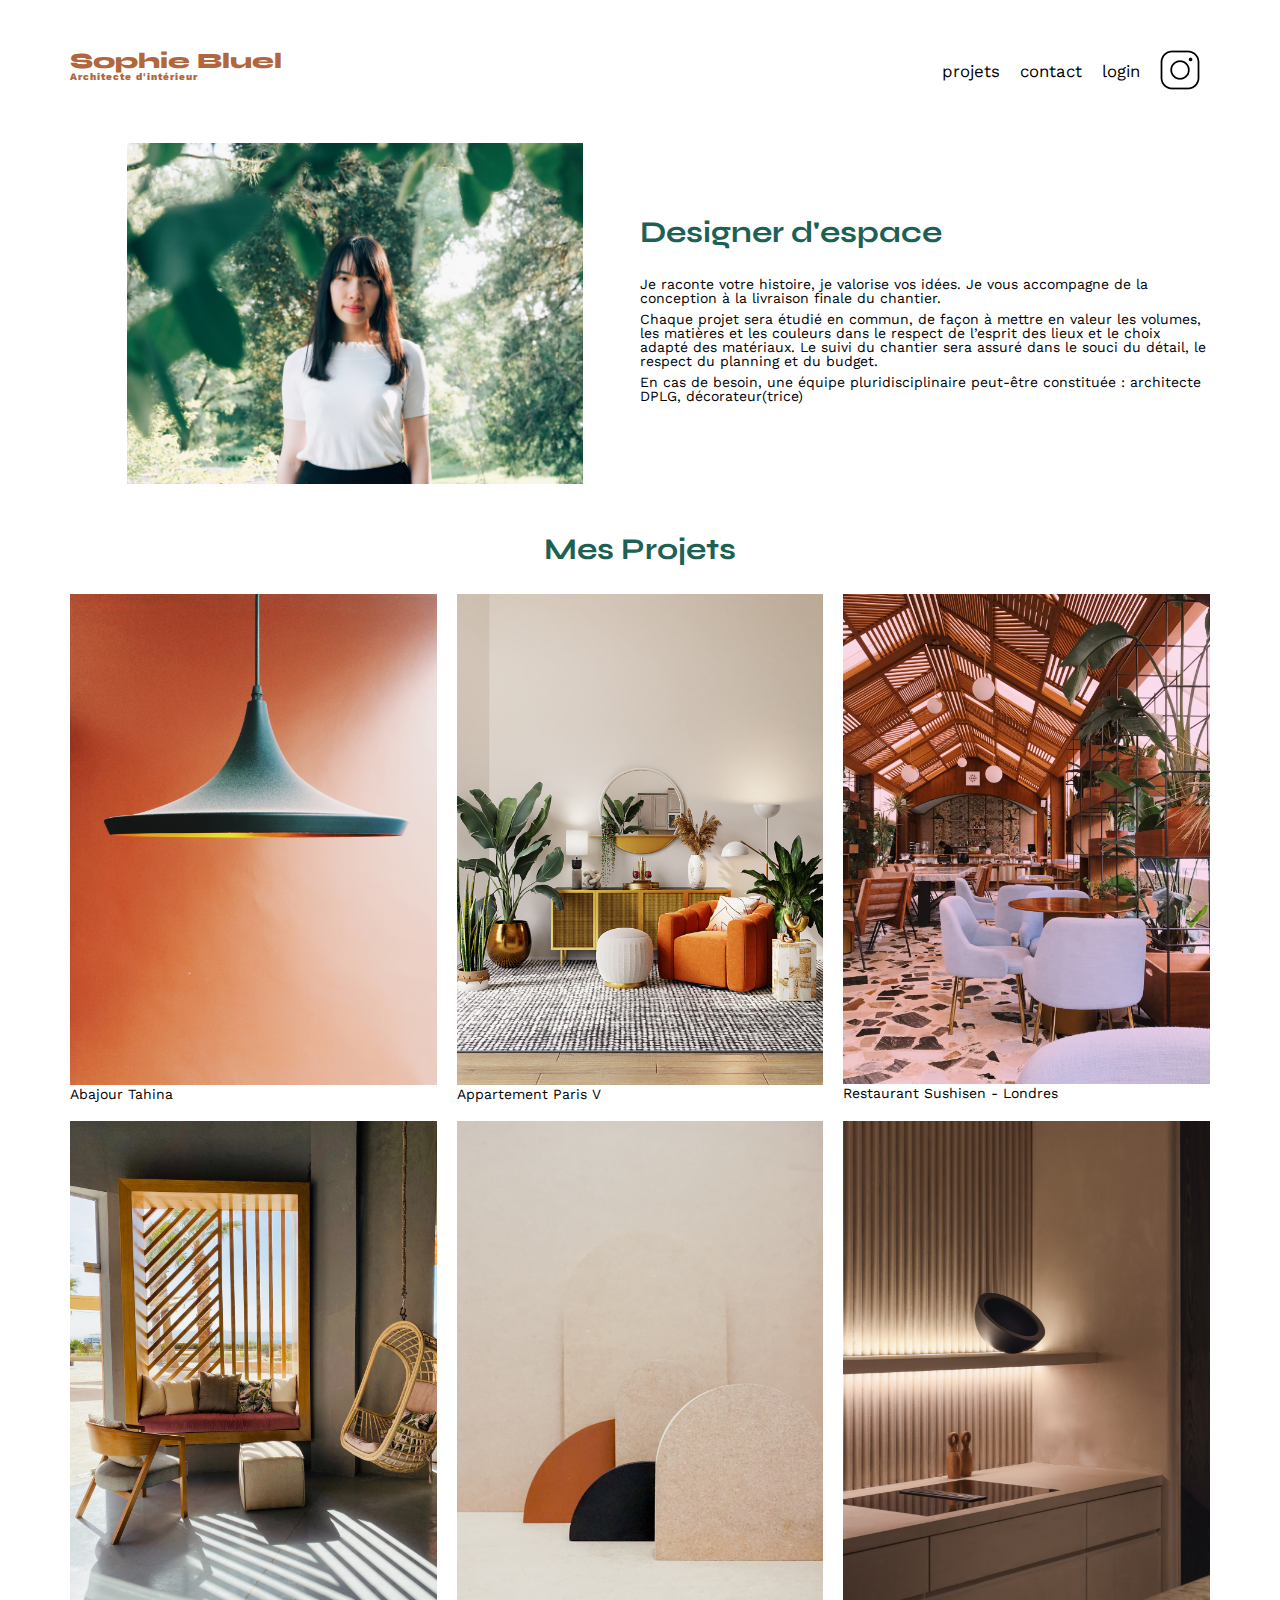
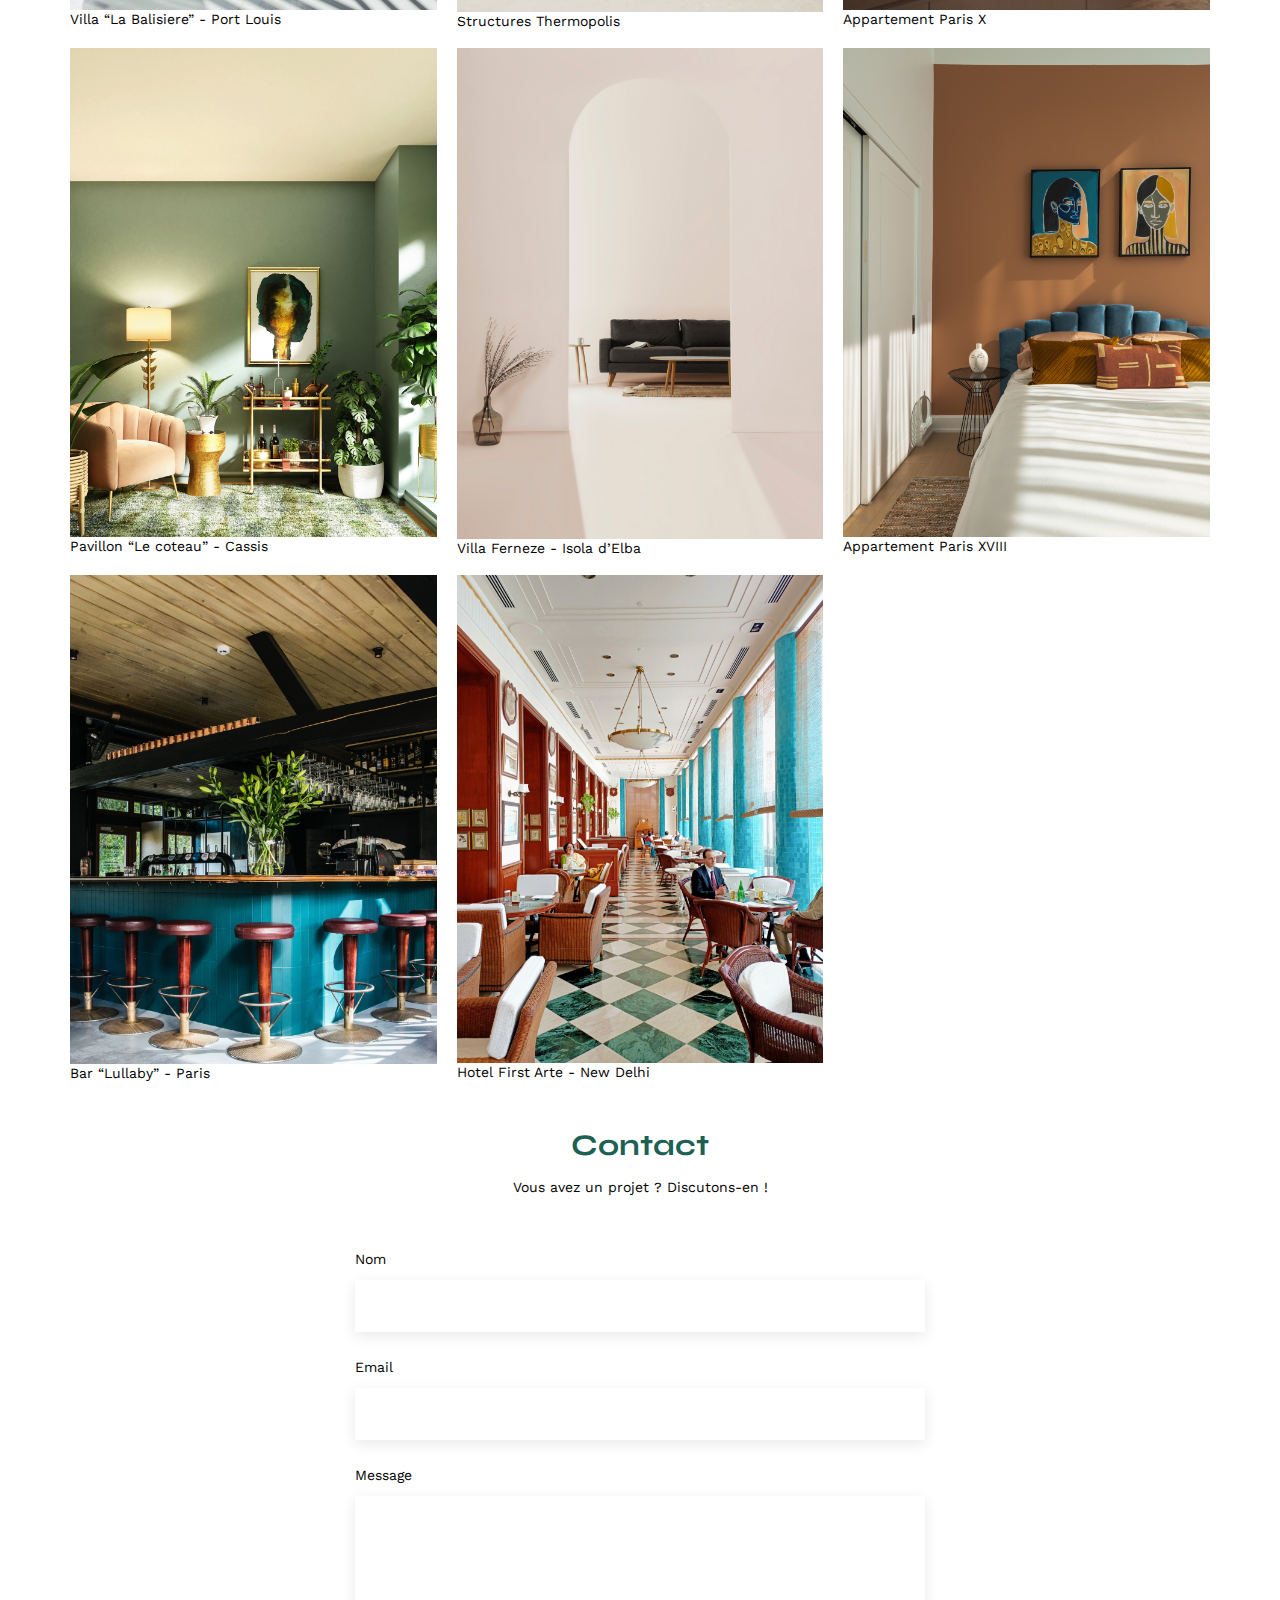
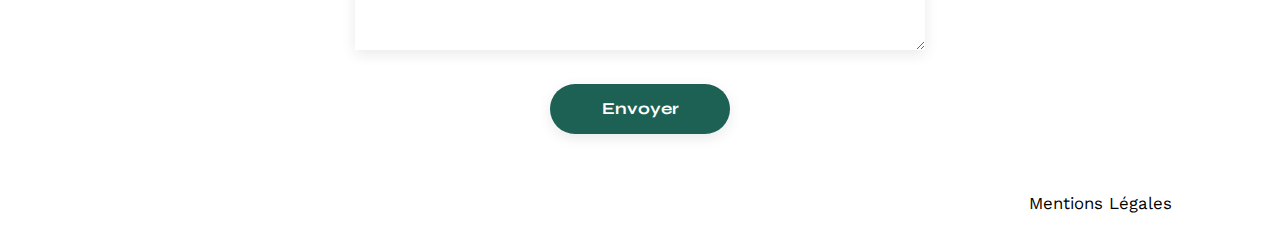
<file: FrontEnd/index.html>
<!DOCTYPE html>
<html lang="fr">
<head>
	<meta charset="UTF-8">
	<title>Sophie Bluel - Architecte d'intérieur</title>
	<meta name="viewport" content="width=device-width, initial-scale=1.0">
	<link rel="preconnect" href="https://fonts.googleapis.com">
	<link rel="preconnect" href="https://fonts.gstatic.com" crossorigin>
	<link href="https://fonts.googleapis.com/css2?family=Syne:wght@700;800&family=Work+Sans&display=swap" rel="stylesheet">
	<meta name="description" content="">
	<link rel="stylesheet" href="./assets/style.css">
</head>
<body>
<header>
	<h1>Sophie Bluel <span>Architecte d'intérieur</span></h1>
	<nav>
		<ul>
			<li>projets</li>
			<li>contact</li>
			<li>login</li>
			<li><img src="./assets/icons/instagram.png" alt="Instagram"></li>
		</ul>
	</nav>
</header>
<main>
	<section id="introduction">
		<figure>
			<img src="./assets/images/sophie-bluel.png" alt="">
		</figure>
		<article>
			<h2>Designer d'espace</h2>
			<p>Je raconte votre histoire, je valorise vos idées. Je vous accompagne de la conception à la livraison finale du chantier.</p>
			<p>Chaque projet sera étudié en commun, de façon à mettre en valeur les volumes, les matières et les couleurs dans le respect de l’esprit des lieux et le choix adapté des matériaux. Le suivi du chantier sera assuré dans le souci du détail, le respect du planning et du budget.</p>
			<p>En cas de besoin, une équipe pluridisciplinaire peut-être constituée : architecte DPLG, décorateur(trice)</p>
		</article>
	</section>
	<section id="portfolio">
		<h2>Mes Projets</h2>
		<div class="gallery">
			<figure>
				<img src="assets/images/abajour-tahina.png" alt="Abajour Tahina">
				<figcaption>Abajour Tahina</figcaption>
			</figure>
			<figure>
				<img src="assets/images/appartement-paris-v.png" alt="Appartement Paris V">
				<figcaption>Appartement Paris V</figcaption>
			</figure>
			<figure>
				<img src="assets/images/restaurant-sushisen-londres.png" alt="Restaurant Sushisen - Londres">
				<figcaption>Restaurant Sushisen - Londres</figcaption>
			</figure>
			<figure>
				<img src="assets/images/la-balisiere.png" alt="Villa “La Balisiere” - Port Louis">
				<figcaption>Villa “La Balisiere” - Port Louis</figcaption>
			</figure>
			<figure>
				<img src="assets/images/structures-thermopolis.png" alt="Structures Thermopolis">
				<figcaption>Structures Thermopolis</figcaption>
			</figure>
			<figure>
				<img src="assets/images/appartement-paris-x.png" alt="Appartement Paris X">
				<figcaption>Appartement Paris X</figcaption>
			</figure>
			<figure>
				<img src="assets/images/le-coteau-cassis.png" alt="Pavillon “Le coteau” - Cassis">
				<figcaption>Pavillon “Le coteau” - Cassis</figcaption>
			</figure>
			<figure>
				<img src="assets/images/villa-ferneze.png" alt="Villa Ferneze - Isola d’Elba">
				<figcaption>Villa Ferneze - Isola d’Elba</figcaption>
			</figure>
			<figure>
				<img src="assets/images/appartement-paris-xviii.png" alt="Appartement Paris XVIII">
				<figcaption>Appartement Paris XVIII</figcaption>
			</figure>
			<figure>
				<img src="assets/images/bar-lullaby-paris.png" alt="Bar “Lullaby” - Paris">
				<figcaption>Bar “Lullaby” - Paris</figcaption>
			</figure>
			<figure>
				<img src="assets/images/hotel-first-arte-new-delhi.png" alt="Hotel First Arte - New Delhi">
				<figcaption>Hotel First Arte - New Delhi</figcaption>
			</figure>
		</div>
	</section>
	<section id="contact">
		<h2>Contact</h2>
		<p>Vous avez un projet ? Discutons-en !</p>
		<form action="#" method="post">
			<label for="name">Nom</label>
			<input type="text" name="name" id="name">
			<label for="email">Email</label>
			<input type="email" name="email" id="email">
			<label for="message">Message</label>
			<textarea name="message" id="message" cols="30" rows="10"></textarea>
			<input type="submit" value="Envoyer">
		</form>
	</section>
</main>

<footer>
	<nav>
		<ul>
			<li>Mentions Légales</li>
		</ul>
	</nav>
</footer>
</body>
</html>
</file>
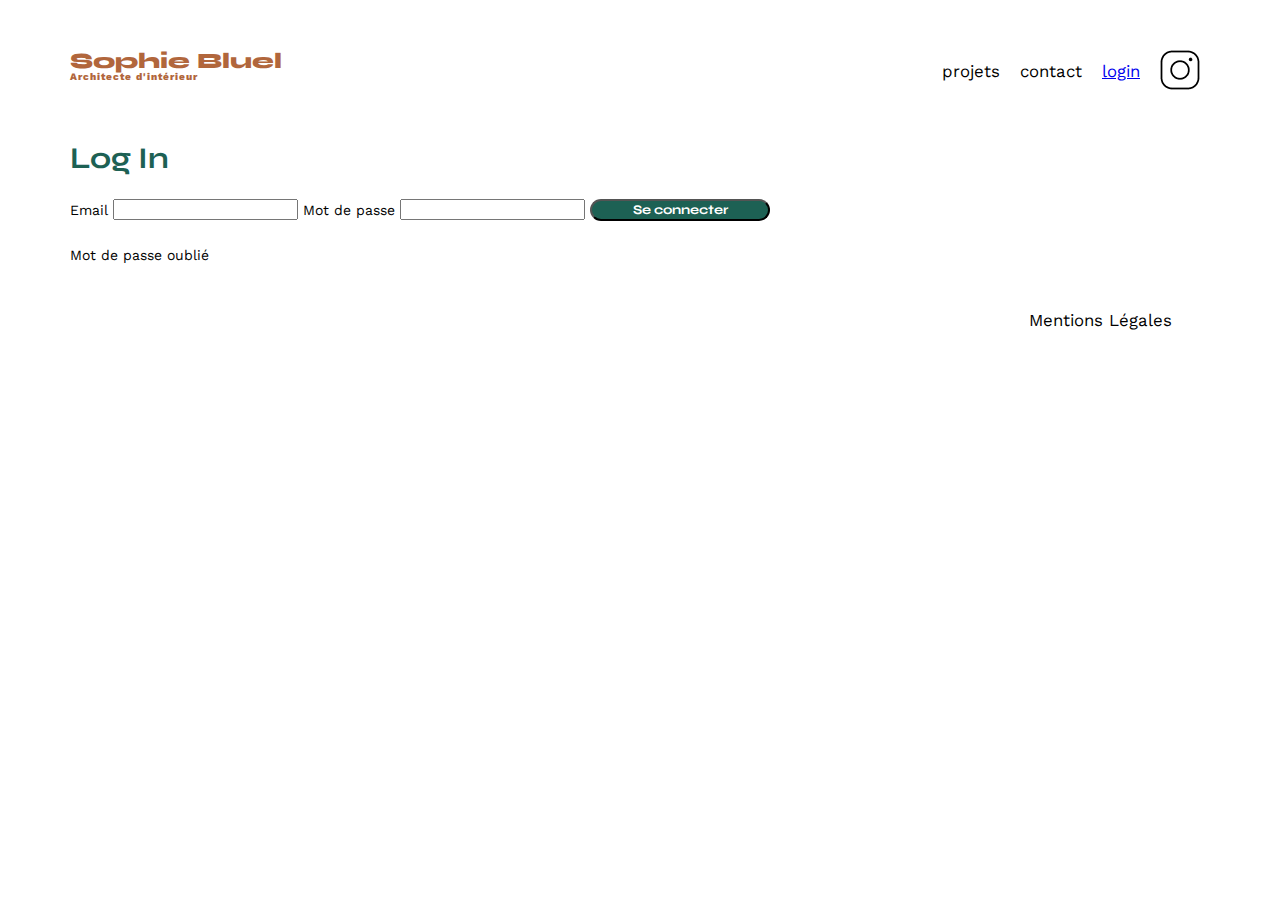
<file: FrontEnd/log.html>
<!DOCTYPE html>
<html lang="fr">

<head>
  <meta charset="UTF-8" />
  <title>Sophie Bluel - Architecte d'intérieur</title>
  <meta name="viewport" content="width=device-width, initial-scale=1.0" />
  <link rel="preconnect" href="https://fonts.googleapis.com" />
  <link rel="preconnect" href="https://fonts.gstatic.com" crossorigin />
  <link href="https://fonts.googleapis.com/css2?family=Syne:wght@700;800&family=Work+Sans&display=swap"
    rel="stylesheet" />
  <meta name="description" content="" />
  <link rel="stylesheet" href="./assets/style.css" />
</head>

<body>
  <header class="header">
    <h1>Sophie Bluel <span>Architecte d'intérieur</span></h1>
    <nav>
      <ul>
        <li>projets</li>
        <li>contact</li>
        <li><a href="./log.html">
            login
          </a></li>

        <li><img src="./assets/icons/instagram.png" alt="Instagram" /></li>
      </ul>
    </nav>
  </header>
  <main>
    <section id="login">
      <h2>Log In</h2>
      <form action="#" method="post">
        <label for="email">Email</label>
        <input type="email" name="email" id="email" />
        <label for="name">Mot de passe</label>
        <input type="password" name="password" id="password" />
        <input type="submit" value="Se connecter" />
      </form>
      <p>Mot de passe oublié</p>
    </section>
  </main>
  <footer>
    <nav>
      <ul>
        <li>Mentions Légales</li>
      </ul>
    </nav>
  </footer>
</body>

</html>
<script src="log.js"></script>
</file>
<file: FrontEnd/assets/style.css>
/* http://meyerweb.com/eric/tools/css/reset/
   v2.0 | 20110126
   License: none (public domain)
*/

html, body, div, span, applet, object, iframe,
h1, h2, h3, h4, h5, h6, p, blockquote, pre,
a, abbr, acronym, address, big, cite, code,
del, dfn, em, img, ins, kbd, q, s, samp,
small, strike, strong, sub, sup, tt, var,
b, u, i, center,
dl, dt, dd, ol, ul, li,
fieldset, form, label, legend,
table, caption, tbody, tfoot, thead, tr, th, td,
article, aside, canvas, details, embed,
figure, figcaption, footer, header, hgroup,
menu, nav, output, ruby, section, summary,
time, mark, audio, video {
	margin: 0;
	padding: 0;
	border: 0;
	font-size: 100%;
	font: inherit;
	vertical-align: baseline;
}
/* HTML5 display-role reset for older browsers */
article, aside, details, figcaption, figure,
footer, header, hgroup, menu, nav, section {
	display: block;
}
body {
	line-height: 1;
}
ol, ul {
	list-style: none;
}
blockquote, q {
	quotes: none;
}
blockquote:before, blockquote:after,
q:before, q:after {
	content: '';
	content: none;
}
table {
	border-collapse: collapse;
	border-spacing: 0;
}
/** end reset css**/
body {
	max-width: 1140px;
	margin:auto;
	font-family: 'Work Sans' ;
	font-size: 14px;
}
header {
	display: flex;
	justify-content: space-between;
	margin: 50px 0
}
section {
	margin: 50px 0
}

h1{
	display: flex;
	flex-direction: column;
	font-family: 'Syne';
	font-size: 22px;
	font-weight: 800;
	color: #B1663C
}

h1 > span {
	font-family: 'Work Sans';
	font-size:10px;
	letter-spacing: 0.1em;
;
}

h2{
	font-family: 'Syne';
	font-weight: 700;
	font-size: 30px;
	color: #1D6154
}
nav ul {
	display: flex;
	align-items: center;
	list-style-type: none;

}
nav li {
	padding: 0 10px;
	font-size: 1.2em;
}

li:hover {
	color: #B1663C;
}
#introduction {
	display: flex;
	align-items: center;
}
#introduction figure {
	flex: 1
}
#introduction img {
	display: block;
	margin: auto;
	width: 80%;
}

#introduction article {
	flex: 1
}
#introduction h2 {
	margin-bottom: 1em;
}

#introduction p {
	margin-bottom: 0.5em;
}
#portfolio h2 {
	text-align: center;
	margin-bottom: 1em;
}
.gallery {
	width: 100%;
	display: grid;
	grid-template-columns: 1fr 1fr 1fr;
	grid-column-gap: 20px;
	grid-row-gap: 20px;
}

.gallery img {
	width: 100%;

}
#contact {
	width: 50%;
margin: auto;
}
#contact > * {
	text-align: center;

}
#contact h2{
	margin-bottom: 20px;
}
#contact form {
	text-align: left;
	margin-top:30px;
	display: flex;
	flex-direction: column;
}

#contact input {
	height: 50px;
	font-size: 1.2em;
	border: none;
	box-shadow: 0px 4px 14px rgba(0, 0, 0, 0.09);
}
#contact label {
	margin: 2em 0 1em 0;
}
#contact textarea {
	border: none;
	box-shadow: 0px 4px 14px rgba(0, 0, 0, 0.09);
}

input[type="submit"]{
	font-family: 'Syne';
	font-weight: 700;
	color: white;
	background-color: #1D6154;
	margin : 2em auto ;
	width: 180px;
	text-align: center;
	border-radius: 60px ;
}

footer nav ul {
	display: flex;
	justify-content: flex-end;
	margin: 2em
}
</file>
